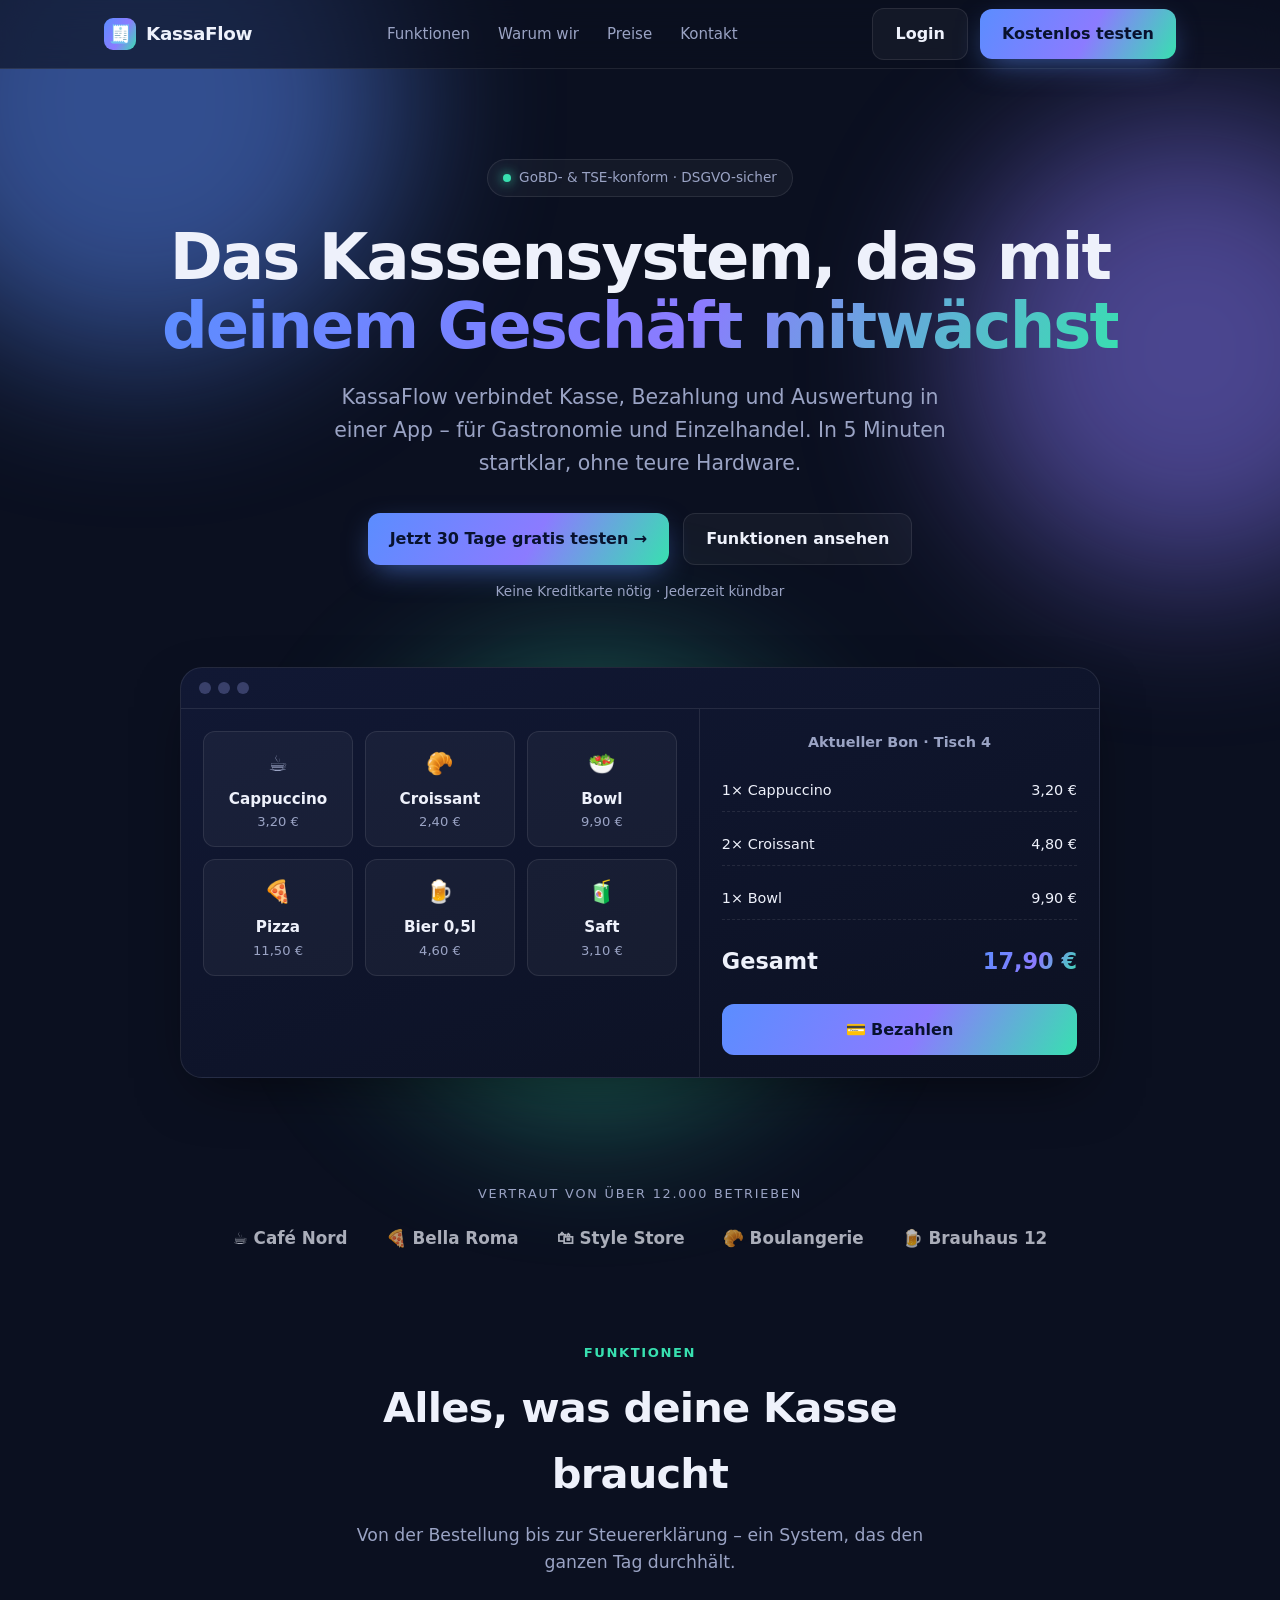
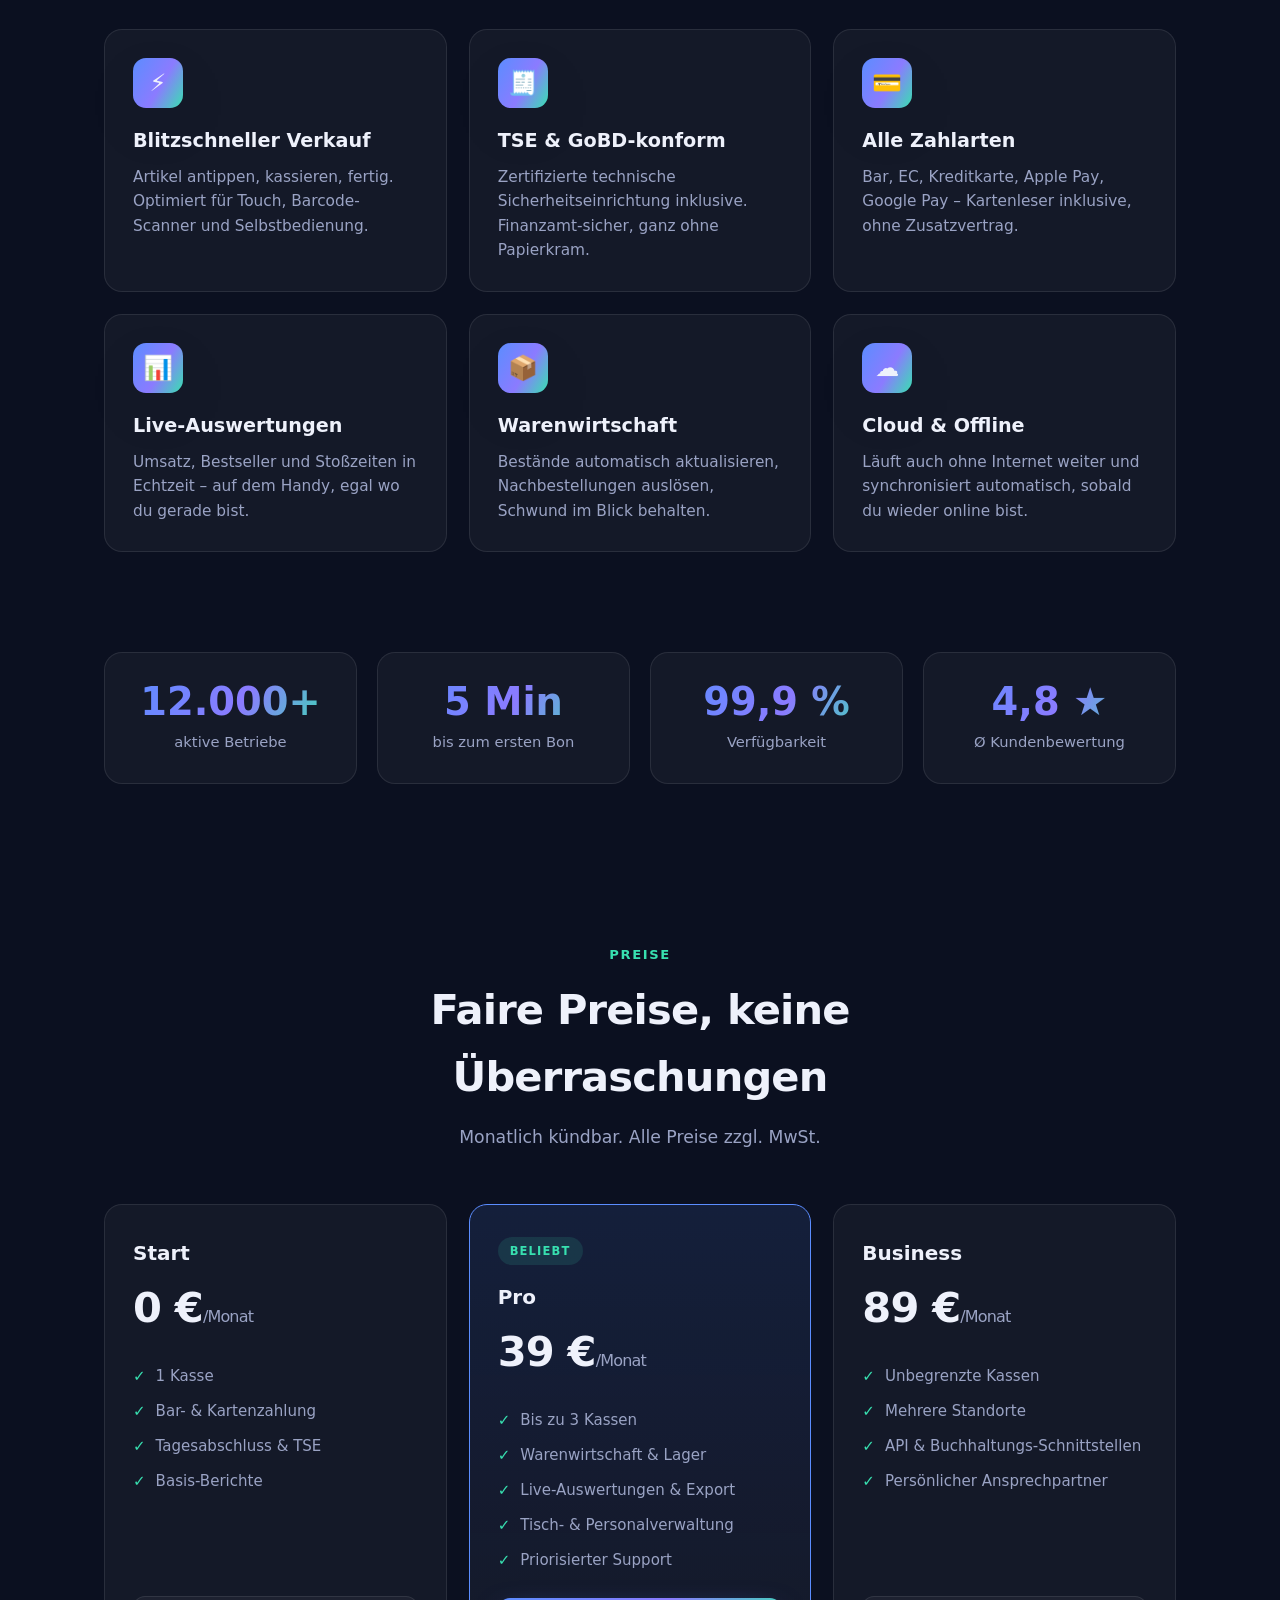
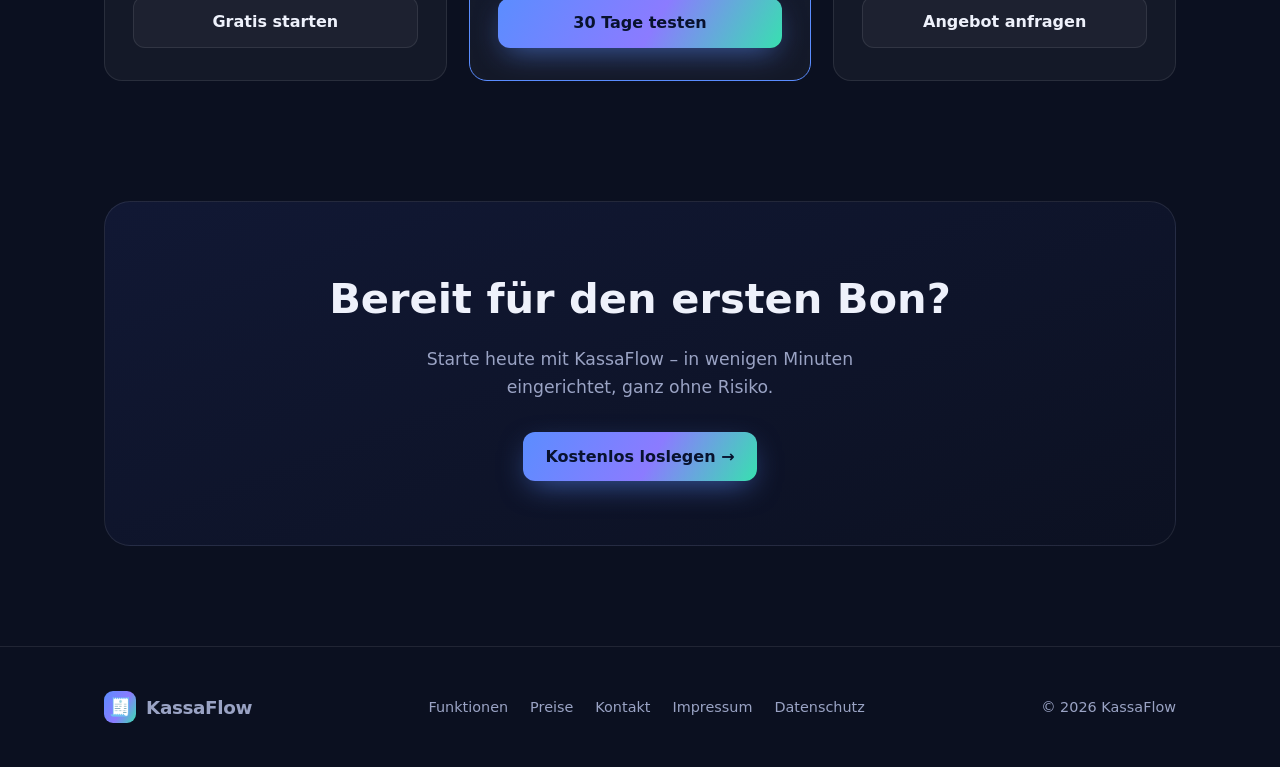
<file: kassensystem.html>
<!DOCTYPE html>
<html lang="de">
<head>
  <meta charset="UTF-8">
  <meta name="viewport" content="width=device-width, initial-scale=1.0">
  <title>KassaFlow · Das moderne Kassensystem</title>
  <meta name="description" content="KassaFlow – das cloudbasierte Kassensystem für Gastronomie und Einzelhandel. Schnell, GoBD-konform und in Minuten startklar.">
  <link rel="icon" href="data:image/svg+xml,<svg xmlns='http://www.w3.org/2000/svg' viewBox='0 0 100 100'><text y='.9em' font-size='90'>🧾</text></svg>">
  <style>
    :root{
      --bg:#0b1020; --bg-soft:#111834; --card:rgba(255,255,255,.04);
      --border:rgba(255,255,255,.09); --text:#eef1fb; --muted:#9aa3c4;
      --brand:#5b8dff; --brand-2:#8b7bff; --accent:#38e0b0;
      --grad:linear-gradient(120deg,#5b8dff,#8b7bff 55%,#38e0b0);
      --radius:18px; --shadow:0 20px 60px -20px rgba(0,0,0,.6);
      --maxw:1120px;
    }
    *{box-sizing:border-box}
    html{scroll-behavior:smooth}
    body{
      margin:0; background:var(--bg); color:var(--text);
      font-family:"Inter",system-ui,-apple-system,Segoe UI,Roboto,Helvetica,Arial,sans-serif;
      line-height:1.6; overflow-x:hidden;
    }
    a{color:inherit;text-decoration:none}
    .wrap{max-width:var(--maxw);margin:0 auto;padding:0 24px}
    .aurora{position:fixed;inset:0;z-index:0;pointer-events:none;filter:blur(80px);opacity:.5}
    .aurora span{position:absolute;border-radius:50%}
    .aurora .a{width:520px;height:520px;background:#5b8dff;top:-160px;left:-120px}
    .aurora .b{width:460px;height:460px;background:#8b7bff;top:120px;right:-140px}
    .aurora .c{width:420px;height:420px;background:#38e0b0;bottom:-200px;left:30%}
    .app{position:relative;z-index:1}

    /* NAV */
    nav{position:sticky;top:0;z-index:20;backdrop-filter:blur(14px);
      background:rgba(11,16,32,.65);border-bottom:1px solid var(--border)}
    .nav-inner{display:flex;align-items:center;justify-content:space-between;height:68px}
    .logo{display:flex;align-items:center;gap:10px;font-weight:800;letter-spacing:-.02em;font-size:1.15rem}
    .logo .mark{width:32px;height:32px;border-radius:9px;background:var(--grad);
      display:grid;place-items:center;font-size:18px;box-shadow:var(--shadow)}
    .nav-links{display:flex;gap:28px;align-items:center}
    .nav-links a{color:var(--muted);font-size:.94rem;font-weight:500;transition:color .2s}
    .nav-links a:hover{color:var(--text)}
    .btn{display:inline-flex;align-items:center;gap:8px;border:0;cursor:pointer;
      font:inherit;font-weight:600;padding:12px 22px;border-radius:12px;transition:transform .15s,box-shadow .2s,background .2s}
    .btn.primary{background:var(--grad);color:#08122e;box-shadow:0 10px 30px -8px rgba(91,141,255,.6)}
    .btn.primary:hover{transform:translateY(-2px)}
    .btn.ghost{background:var(--card);color:var(--text);border:1px solid var(--border)}
    .btn.ghost:hover{border-color:var(--brand)}
    .nav-cta{display:flex;gap:12px;align-items:center}

    /* HERO */
    header.hero{padding:90px 0 60px;text-align:center}
    .pill{display:inline-flex;align-items:center;gap:8px;padding:7px 15px;border-radius:999px;
      background:var(--card);border:1px solid var(--border);font-size:.85rem;color:var(--muted);margin-bottom:26px}
    .pill .dot{width:8px;height:8px;border-radius:50%;background:var(--accent);box-shadow:0 0 12px var(--accent)}
    h1{font-size:clamp(2.4rem,5.5vw,4rem);line-height:1.08;margin:0 0 20px;
      letter-spacing:-.03em;font-weight:800}
    h1 .grad{background:var(--grad);-webkit-background-clip:text;background-clip:text;color:transparent}
    .sub{font-size:clamp(1.05rem,2vw,1.28rem);color:var(--muted);max-width:640px;margin:0 auto 34px}
    .hero-cta{display:flex;gap:14px;justify-content:center;flex-wrap:wrap}
    .hero-note{margin-top:16px;font-size:.85rem;color:var(--muted)}

    /* MOCK */
    .mock{margin:64px auto 0;max-width:920px;border-radius:22px;border:1px solid var(--border);
      background:linear-gradient(160deg,var(--bg-soft),#0c1122);box-shadow:var(--shadow);overflow:hidden}
    .mock-bar{display:flex;gap:7px;padding:14px 18px;border-bottom:1px solid var(--border)}
    .mock-bar i{width:12px;height:12px;border-radius:50%;background:#39406a}
    .mock-body{display:grid;grid-template-columns:1.3fr 1fr;gap:0;min-height:340px}
    .mock-left{padding:22px;border-right:1px solid var(--border)}
    .mock-grid{display:grid;grid-template-columns:repeat(3,1fr);gap:12px}
    .prod{background:var(--card);border:1px solid var(--border);border-radius:12px;padding:14px 12px;
      font-size:.82rem;color:var(--muted)}
    .prod b{display:block;color:var(--text);font-size:.95rem;margin-top:6px}
    .prod .em{font-size:22px}
    .mock-right{padding:22px;display:flex;flex-direction:column;gap:12px}
    .mock-right h4{margin:0 0 4px;font-size:.9rem;color:var(--muted);font-weight:600}
    .line{display:flex;justify-content:space-between;font-size:.9rem;padding:9px 0;border-bottom:1px dashed var(--border)}
    .total{margin-top:auto;display:flex;justify-content:space-between;align-items:baseline;
      font-weight:800;font-size:1.4rem;padding-top:12px}
    .total .grad{background:var(--grad);-webkit-background-clip:text;background-clip:text;color:transparent}
    .pay{background:var(--grad);color:#08122e;text-align:center;padding:13px;border-radius:12px;font-weight:700;margin-top:12px}

    /* LOGOS */
    .trust{padding:46px 0 10px;text-align:center}
    .trust p{color:var(--muted);font-size:.8rem;letter-spacing:.14em;text-transform:uppercase;margin:0 0 20px}
    .trust-row{display:flex;gap:38px;justify-content:center;flex-wrap:wrap;opacity:.7;font-weight:700;font-size:1.05rem}

    /* SECTIONS */
    section{padding:80px 0;position:relative}
    .sec-head{text-align:center;max-width:620px;margin:0 auto 52px}
    .sec-head h2{font-size:clamp(1.8rem,4vw,2.6rem);margin:0 0 14px;letter-spacing:-.02em;font-weight:800}
    .sec-head p{color:var(--muted);font-size:1.08rem;margin:0}
    .kicker{color:var(--accent);font-weight:700;font-size:.82rem;letter-spacing:.12em;text-transform:uppercase;display:block;margin-bottom:12px}

    .features{display:grid;grid-template-columns:repeat(3,1fr);gap:22px}
    .feat{background:var(--card);border:1px solid var(--border);border-radius:var(--radius);padding:28px;
      transition:transform .2s,border-color .2s}
    .feat:hover{transform:translateY(-4px);border-color:var(--brand)}
    .feat .ico{width:50px;height:50px;border-radius:13px;background:var(--grad);display:grid;place-items:center;
      font-size:24px;margin-bottom:18px;box-shadow:var(--shadow)}
    .feat h3{margin:0 0 8px;font-size:1.2rem}
    .feat p{margin:0;color:var(--muted);font-size:.96rem}

    /* STATS */
    .stats{display:grid;grid-template-columns:repeat(4,1fr);gap:20px;text-align:center}
    .stat{background:var(--card);border:1px solid var(--border);border-radius:var(--radius);padding:30px 18px}
    .stat b{display:block;font-size:2.4rem;font-weight:800;line-height:1;
      background:var(--grad);-webkit-background-clip:text;background-clip:text;color:transparent}
    .stat span{color:var(--muted);font-size:.92rem;margin-top:8px;display:block}

    /* PRICING */
    .prices{display:grid;grid-template-columns:repeat(3,1fr);gap:22px;align-items:stretch}
    .price{background:var(--card);border:1px solid var(--border);border-radius:var(--radius);padding:32px 28px;
      display:flex;flex-direction:column}
    .price.pop{border-color:var(--brand);background:linear-gradient(180deg,rgba(91,141,255,.12),var(--card))}
    .price .tag{align-self:flex-start;font-size:.72rem;font-weight:700;letter-spacing:.1em;text-transform:uppercase;
      color:var(--accent);background:rgba(56,224,176,.12);padding:5px 12px;border-radius:999px;margin-bottom:16px}
    .price h3{margin:0 0 6px;font-size:1.25rem}
    .price .amt{font-size:2.6rem;font-weight:800;letter-spacing:-.02em}
    .price .amt small{font-size:1rem;font-weight:500;color:var(--muted)}
    .price ul{list-style:none;padding:0;margin:22px 0 26px;display:flex;flex-direction:column;gap:11px}
    .price li{color:var(--muted);font-size:.94rem;display:flex;gap:10px;align-items:flex-start}
    .price li::before{content:"✓";color:var(--accent);font-weight:800}
    .price .btn{margin-top:auto;justify-content:center}

    /* CTA */
    .final{text-align:center;background:linear-gradient(160deg,var(--bg-soft),#0c1122);
      border:1px solid var(--border);border-radius:26px;padding:64px 32px;margin:20px 0}
    .final h2{font-size:clamp(1.8rem,4vw,2.6rem);margin:0 0 14px}
    .final p{color:var(--muted);max-width:520px;margin:0 auto 30px;font-size:1.08rem}

    footer{border-top:1px solid var(--border);padding:44px 0;color:var(--muted);font-size:.9rem}
    .foot-inner{display:flex;justify-content:space-between;gap:20px;flex-wrap:wrap;align-items:center}
    .foot-links{display:flex;gap:22px;flex-wrap:wrap}
    .foot-links a:hover{color:var(--text)}

    @media(max-width:860px){
      .nav-links{display:none}
      .features,.prices{grid-template-columns:1fr}
      .stats{grid-template-columns:repeat(2,1fr)}
      .mock-body{grid-template-columns:1fr}
      .mock-left{border-right:0;border-bottom:1px solid var(--border)}
    }
  </style>
</head>
<body>
  <div class="aurora" aria-hidden="true"><span class="a"></span><span class="b"></span><span class="c"></span></div>

  <div class="app">
    <!-- NAV -->
    <nav>
      <div class="wrap nav-inner">
        <div class="logo"><span class="mark">🧾</span> KassaFlow</div>
        <div class="nav-links">
          <a href="#features">Funktionen</a>
          <a href="#stats">Warum wir</a>
          <a href="#preise">Preise</a>
          <a href="#kontakt">Kontakt</a>
        </div>
        <div class="nav-cta">
          <a href="#preise" class="btn ghost">Login</a>
          <a href="#kontakt" class="btn primary">Kostenlos testen</a>
        </div>
      </div>
    </nav>

    <!-- HERO -->
    <header class="hero">
      <div class="wrap">
        <span class="pill"><span class="dot"></span> GoBD- &amp; TSE-konform · DSGVO-sicher</span>
        <h1>Das Kassensystem, das mit<br><span class="grad">deinem Geschäft mitwächst</span></h1>
        <p class="sub">KassaFlow verbindet Kasse, Bezahlung und Auswertung in einer App – für Gastronomie und Einzelhandel. In 5 Minuten startklar, ohne teure Hardware.</p>
        <div class="hero-cta">
          <a href="#kontakt" class="btn primary">Jetzt 30 Tage gratis testen →</a>
          <a href="#features" class="btn ghost">Funktionen ansehen</a>
        </div>
        <div class="hero-note">Keine Kreditkarte nötig · Jederzeit kündbar</div>

        <!-- MOCK UI -->
        <div class="mock" aria-hidden="true">
          <div class="mock-bar"><i></i><i></i><i></i></div>
          <div class="mock-body">
            <div class="mock-left">
              <div class="mock-grid">
                <div class="prod"><span class="em">☕</span><b>Cappuccino</b>3,20 €</div>
                <div class="prod"><span class="em">🥐</span><b>Croissant</b>2,40 €</div>
                <div class="prod"><span class="em">🥗</span><b>Bowl</b>9,90 €</div>
                <div class="prod"><span class="em">🍕</span><b>Pizza</b>11,50 €</div>
                <div class="prod"><span class="em">🍺</span><b>Bier 0,5l</b>4,60 €</div>
                <div class="prod"><span class="em">🧃</span><b>Saft</b>3,10 €</div>
              </div>
            </div>
            <div class="mock-right">
              <h4>Aktueller Bon · Tisch 4</h4>
              <div class="line"><span>1× Cappuccino</span><span>3,20 €</span></div>
              <div class="line"><span>2× Croissant</span><span>4,80 €</span></div>
              <div class="line"><span>1× Bowl</span><span>9,90 €</span></div>
              <div class="total"><span>Gesamt</span><span class="grad">17,90 €</span></div>
              <div class="pay">💳 Bezahlen</div>
            </div>
          </div>
        </div>
      </div>
    </header>

    <!-- TRUST -->
    <div class="trust wrap">
      <p>Vertraut von über 12.000 Betrieben</p>
      <div class="trust-row">
        <span>☕ Café Nord</span><span>🍕 Bella Roma</span><span>🛍 Style Store</span>
        <span>🥐 Boulangerie</span><span>🍺 Brauhaus 12</span>
      </div>
    </div>

    <!-- FEATURES -->
    <section id="features">
      <div class="wrap">
        <div class="sec-head">
          <span class="kicker">Funktionen</span>
          <h2>Alles, was deine Kasse braucht</h2>
          <p>Von der Bestellung bis zur Steuererklärung – ein System, das den ganzen Tag durchhält.</p>
        </div>
        <div class="features">
          <div class="feat"><div class="ico">⚡</div><h3>Blitzschneller Verkauf</h3><p>Artikel antippen, kassieren, fertig. Optimiert für Touch, Barcode-Scanner und Selbstbedienung.</p></div>
          <div class="feat"><div class="ico">🧾</div><h3>TSE &amp; GoBD-konform</h3><p>Zertifizierte technische Sicherheitseinrichtung inklusive. Finanzamt-sicher, ganz ohne Papierkram.</p></div>
          <div class="feat"><div class="ico">💳</div><h3>Alle Zahlarten</h3><p>Bar, EC, Kreditkarte, Apple Pay, Google Pay – Kartenleser inklusive, ohne Zusatzvertrag.</p></div>
          <div class="feat"><div class="ico">📊</div><h3>Live-Auswertungen</h3><p>Umsatz, Bestseller und Stoßzeiten in Echtzeit – auf dem Handy, egal wo du gerade bist.</p></div>
          <div class="feat"><div class="ico">📦</div><h3>Warenwirtschaft</h3><p>Bestände automatisch aktualisieren, Nachbestellungen auslösen, Schwund im Blick behalten.</p></div>
          <div class="feat"><div class="ico">☁️</div><h3>Cloud &amp; Offline</h3><p>Läuft auch ohne Internet weiter und synchronisiert automatisch, sobald du wieder online bist.</p></div>
        </div>
      </div>
    </section>

    <!-- STATS -->
    <section id="stats" style="padding-top:20px">
      <div class="wrap">
        <div class="stats">
          <div class="stat"><b>12.000+</b><span>aktive Betriebe</span></div>
          <div class="stat"><b>5 Min</b><span>bis zum ersten Bon</span></div>
          <div class="stat"><b>99,9 %</b><span>Verfügbarkeit</span></div>
          <div class="stat"><b>4,8 ★</b><span>Ø Kundenbewertung</span></div>
        </div>
      </div>
    </section>

    <!-- PRICING -->
    <section id="preise">
      <div class="wrap">
        <div class="sec-head">
          <span class="kicker">Preise</span>
          <h2>Faire Preise, keine Überraschungen</h2>
          <p>Monatlich kündbar. Alle Preise zzgl. MwSt.</p>
        </div>
        <div class="prices">
          <div class="price">
            <h3>Start</h3>
            <div class="amt">0 €<small>/Monat</small></div>
            <ul>
              <li>1 Kasse</li>
              <li>Bar- &amp; Kartenzahlung</li>
              <li>Tagesabschluss &amp; TSE</li>
              <li>Basis-Berichte</li>
            </ul>
            <a href="#kontakt" class="btn ghost">Gratis starten</a>
          </div>
          <div class="price pop">
            <span class="tag">Beliebt</span>
            <h3>Pro</h3>
            <div class="amt">39 €<small>/Monat</small></div>
            <ul>
              <li>Bis zu 3 Kassen</li>
              <li>Warenwirtschaft &amp; Lager</li>
              <li>Live-Auswertungen &amp; Export</li>
              <li>Tisch- &amp; Personalverwaltung</li>
              <li>Priorisierter Support</li>
            </ul>
            <a href="#kontakt" class="btn primary">30 Tage testen</a>
          </div>
          <div class="price">
            <h3>Business</h3>
            <div class="amt">89 €<small>/Monat</small></div>
            <ul>
              <li>Unbegrenzte Kassen</li>
              <li>Mehrere Standorte</li>
              <li>API &amp; Buchhaltungs-Schnittstellen</li>
              <li>Persönlicher Ansprechpartner</li>
            </ul>
            <a href="#kontakt" class="btn ghost">Angebot anfragen</a>
          </div>
        </div>
      </div>
    </section>

    <!-- FINAL CTA -->
    <section id="kontakt" style="padding-top:20px">
      <div class="wrap">
        <div class="final">
          <h2>Bereit für den ersten Bon?</h2>
          <p>Starte heute mit KassaFlow – in wenigen Minuten eingerichtet, ganz ohne Risiko.</p>
          <a href="#" class="btn primary">Kostenlos loslegen →</a>
        </div>
      </div>
    </section>

    <!-- FOOTER -->
    <footer>
      <div class="wrap foot-inner">
        <div class="logo"><span class="mark">🧾</span> KassaFlow</div>
        <div class="foot-links">
          <a href="#features">Funktionen</a>
          <a href="#preise">Preise</a>
          <a href="#kontakt">Kontakt</a>
          <a href="#">Impressum</a>
          <a href="#">Datenschutz</a>
        </div>
        <span>© 2026 KassaFlow</span>
      </div>
    </footer>
  </div>
</body>
</html>
</file>
